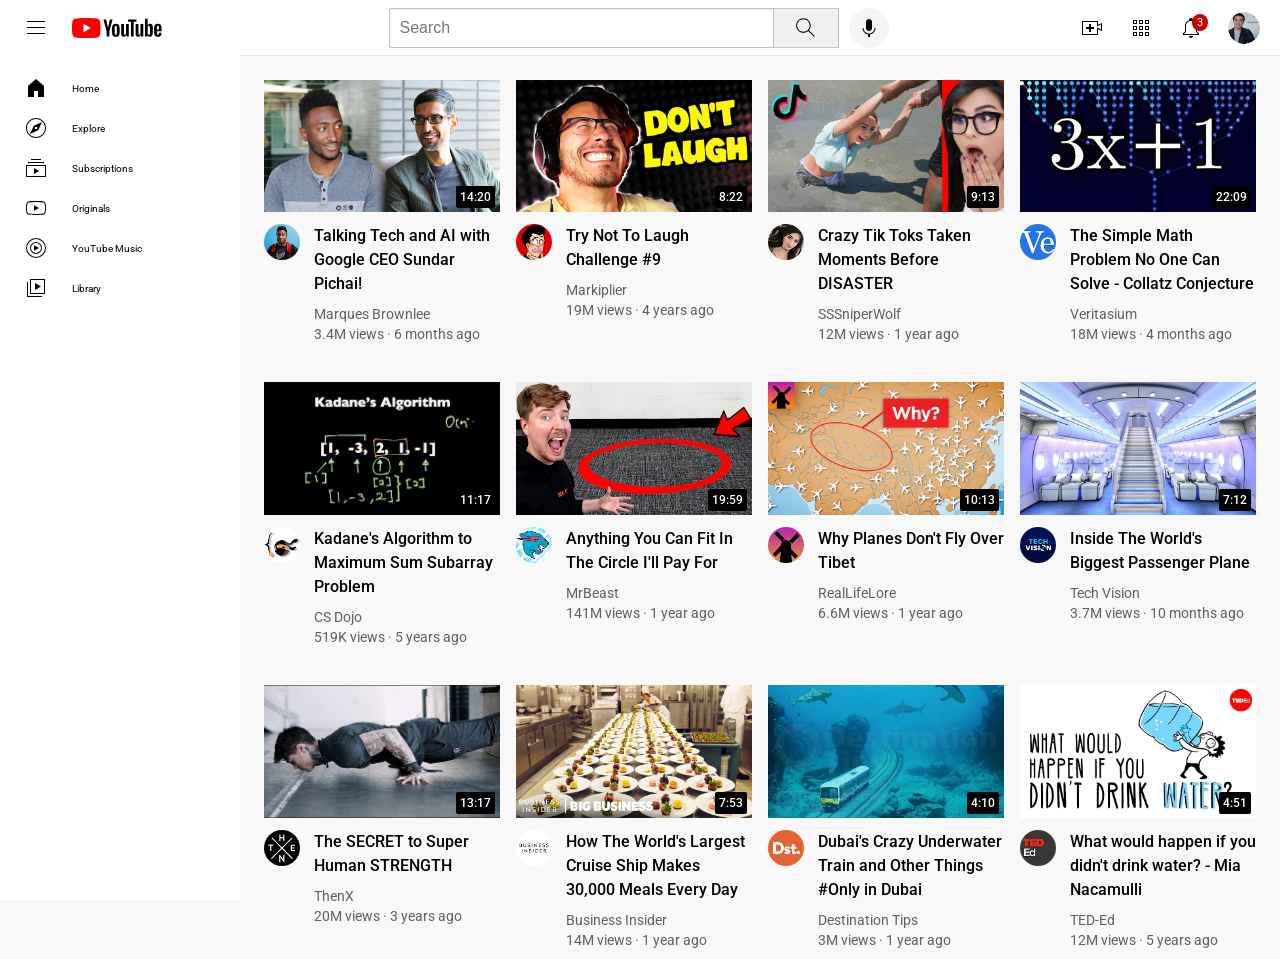
<file: index.html>
<!DOCTYPE html>
<html>
  <head>
    <title>YouTube.com Clone</title>
    <link rel="preconnect" href="https://fonts.googleapis.com">
    <link rel="preconnect" href="https://fonts.gstatic.com" crossorigin>
    <link href="https://fonts.googleapis.com/css2?family=Roboto:wght@400;500;700&display=swap" rel="stylesheet">
  
    <link rel="stylesheet" href="styles/general.css">
    <link rel="stylesheet" href="styles/header.css">
    <link rel="stylesheet" href="styles/video.css">
    <link rel="stylesheet" href="styles/sidebar.css">
  </head>
  <body>
    <header class="header">
      <div class="left-section">
        <img class="hamburger-menu" 
        src="icons/hamburger-menu.svg">
        <img class="youtube-logo" 
        src="icons/youtube-logo.svg">
      </div>
      <div class="middle-section">
        <input class="search-bar" type="text" 
        placeholder="Search">
        <button class="search-button">
          <img class="search-icon" 
          src="icons/search.svg">
          <div class="tooltip">Search</div>
        </button>
        <!-- Position relative (position absolute) -->
        <button class="voice-search-button">
          <img class="voice-search-icon"
          src="icons/voice-search-icon.svg">
          <div class="tooltip">Search with your voice</div>
        </button>
      </div>
      <div class="right-section">
        <div class="upload-icon-container">
          <img class="upload-icon" 
          src="icons/upload.svg">
          <div class="tooltip">Create</div>
        </div>
        <div class="youtube-apps-container">
          <img class="youtube-apps-icon"
         src="icons/youtube-apps.svg">
          <div class="tooltip">YouTube apps</div>
        </div>
        <div class="notifications-icon-container">
          <img class="notifications-icon"
          src="icons/notifications.svg">
          <div class="notifications-count">3</div>
          <div class="tooltip">Notifications</div>
        </div>
        <img class="current-user-picture" 
        src="channel-pictures/my-channel.jpeg">
      </div>
    </header>
    <nav class="sidebar">
      <div class="sidebar-link">
        <img src="icons/home.svg">
        <div>Home</div>
      </div>
      <div class="sidebar-link">
        <img src="icons/explore.svg">
        <div>Explore</div>
      </div>
      <div class="sidebar-link">
        <img src="icons/subscriptions.svg">
        <div>Subscriptions</div>
      </div>
      <div class="sidebar-link">
        <img src="icons/originals.svg">
        <div>Originals</div>
      </div>
      <div class="sidebar-link">
        <img src="icons/youtube-music.svg">
        <div>YouTube Music</div>
      </div>
      <div class="sidebar-link">
        <img src="icons/library.svg">
        <div>Library</div>
      </div>
    </nav>
    <main>
      <section class="video-grid">
        <div class="video-preview">
          <div class="thumbnail-row">
            <a href="https://www.youtube.com/watch?v=n2RNcPRtAiY&ab_channel=MarquesBrownlee" target="_blank">
              <img class="thumbnail" src="thumbnails/thumbnail-1.webp">
            </a>
            <div class="video-time">14:20</div>
          </div>
          <div class="video-info-grid">
            <div class="channel-picture">
              <a href="https://www.youtube.com/c/mkbhd">
                <img class="profile-picture" 
                src="channel-pictures/channel-1.jpeg">
              </a>
              <div class="channel-tooltip">
                <img class="channel-tooltip-picture" 
                src="channel-pictures/channel-1.jpeg">
                <div class="tooltip-info">
                  <div class="channel-tooltip-name" >Marques Brownlee</div>
                  <div class="channel-tooltip-info">16.8M subscribers</div>
                </div>
              </div>
            </div>
            <div class="video-info">
              <a href="https://www.youtube.com/watch?v=n2RNcPRtAiY&ab_channel=MarquesBrownlee" target="_blank" class="video-title-link">
                <p class="video-title">
                  Talking Tech and AI with Google CEO Sundar Pichai!
                </p>
              </a>
            
              <p class="video-author">
                Marques Brownlee
              </p>
          
              <p class="video-stats">
                3.4M views &#183; 6 months ago
              </p>
            </div>
          </div>
        </div>
        <div class="video-preview">
          <div class="thumbnail-row">
            <a href="https://www.youtube.com/watch?v=mP0RAo9SKZk&ab_channel=Markiplier" target="_blank">
              <img class="thumbnail" src="thumbnails/thumbnail-2.webp">
            </a>
            <div class="video-time">8:22</div>
          </div>
          <div class="video-info-grid">
            <div class="channel-picture">
              <a href="https://www.youtube.com/c/markiplier">
                <img class="profile-picture" 
                src="channel-pictures/channel-2.jpeg">
              </a>
              <div class="channel-tooltip">
                <img class="channel-tooltip-picture" 
                src="channel-pictures/channel-2.jpeg">
                <div class="tooltip-info">
                  <div class="channel-tooltip-name" >Markiplier</div>
                  <div class="channel-tooltip-info">34.8M subscribers</div>
                </div>
              </div>
            </div>
            <div class="video-info">
              <a href="https://www.youtube.com/watch?v=mP0RAo9SKZk&ab_channel=Markiplier" target="_blank" class="video-title-link">
                <p class="video-title">
                  Try Not To Laugh Challenge #9
                </p>
              </a>
              
              <p class="video-author">
                Markiplier
              </p>
          
              <p class="video-stats">
                19M views &#183; 4 years ago
              </p>
            </div>
          </div>
        </div>
        <div class="video-preview">
          <div class="thumbnail-row">
            <a href="https://www.youtube.com/watch?v=FgjPQQeTh1w&ab_channel=SSSniperWolf" target="_blank">
              <img class="thumbnail" src="thumbnails/thumbnail-3.webp">
            </a>
            <div class="video-time">9:13</div>
          </div>
          <div class="video-info-grid">
            <div class="channel-picture">
              <a href="https://www.youtube.com/user/SSSniperWolf">
                <img class="profile-picture" 
                src="channel-pictures/channel-3.jpeg">
              </a>
              <div class="channel-tooltip">
                <img class="channel-tooltip-picture" 
                src="channel-pictures/channel-3.jpeg">
                <div class="tooltip-info">
                  <div class="channel-tooltip-name" >SSSniperWolf</div>
                  <div class="channel-tooltip-info">33.5M subscribers</div>
                </div>
              </div>
            </div>
            <div class="video-info">
              <a href="https://www.youtube.com/watch?v=FgjPQQeTh1w&ab_channel=SSSniperWolf" target="_blank" class="video-title-link">
                <p class="video-title">
                  Crazy Tik Toks Taken Moments Before DISASTER
                </p>
              </a>
              
              <p class="video-author">
                SSSniperWolf
              </p>
          
              <p class="video-stats">
                12M views &#183; 1 year ago
              </p>
            </div>
          </div>
        </div>
        <div class="video-preview">
          <div class="thumbnail-row">
            <a href="https://www.youtube.com/watch?v=094y1Z2wpJg&ab_channel=Veritasium" target="_blank">
              <img class="thumbnail" src="thumbnails/thumbnail-4.webp">
            </a>
            <div class="video-time">22:09</div>
          </div>
          <div class="video-info-grid">
            <div class="channel-picture">
              <a href="https://www.youtube.com/c/veritasium">
                <img class="profile-picture" 
                src="channel-pictures/channel-4.jpeg">
              </a>
              <div class="channel-tooltip">
                <img class="channel-tooltip-picture" 
                src="channel-pictures/channel-4.jpeg">
                <div class="tooltip-info">
                  <div class="channel-tooltip-name" >Veritasium</div>
                  <div class="channel-tooltip-info">13.7M subscribers</div>
                </div>
              </div>
            </div>
            <div class="video-info">
              <a href="https://www.youtube.com/watch?v=094y1Z2wpJg&ab_channel=Veritasium" target="_blank" class="video-title-link">
                <p class="video-title">
                  The Simple Math Problem No One Can Solve - Collatz Conjecture
                </p>
              </a>
              
              <p class="video-author">
                Veritasium
              </p>
          
              <p class="video-stats">
                18M views &#183; 4 months ago
              </p>
            </div>
          </div>
        </div>
        <div class="video-preview">
          <div class="thumbnail-row">
            <a href="https://www.youtube.com/watch?v=86CQq3pKSUw&ab_channel=CSDojo" target="_blank">
              <img class="thumbnail" src="thumbnails/thumbnail-5.webp">
            </a>
            <div class="video-time">11:17</div>
          </div>
          <div class="video-info-grid">
            <div class="channel-picture">
              <a href="https://www.youtube.com/c/CSDojo">
                <img class="profile-picture" 
                src="channel-pictures/channel-5.jpeg">
              </a>
              <div class="channel-tooltip">
                <img class="channel-tooltip-picture" 
                src="channel-pictures/channel-5.jpeg">
                <div class="tooltip-info">
                  <div class="channel-tooltip-name" >CS Dojo</div>
                  <div class="channel-tooltip-info">1.9M subscribers</div>
                </div>
              </div>
            </div>
            <div class="video-info">
              <a href="https://www.youtube.com/watch?v=86CQq3pKSUw&ab_channel=CSDojo" target="_blank" class="video-title-link">
                <p class="video-title">
                  Kadane's Algorithm to Maximum Sum Subarray Problem
                </p>
              </a>
              
              <p class="video-author">
                CS Dojo
              </p>
          
              <p class="video-stats">
                519K views &#183; 5 years ago
              </p>
            </div>
          </div>
        </div>
        <div class="video-preview">
          <div class="thumbnail-row">
            <a href="https://www.youtube.com/watch?v=yXWw0_UfSFg&ab_channel=MrBeast" target="_blank" class="video-title-link" target="_blank">
              <img class="thumbnail" src="thumbnails/thumbnail-6.webp">
            </a>
            <div class="video-time">19:59</div>
          </div>
          <div class="video-info-grid">
            <div class="channel-picture">
              <a href="https://www.youtube.com/channel/UCX6OQ3DkcsbYNE6H8uQQuVA">
                <img class="profile-picture" 
                src="channel-pictures/channel-6.jpeg">
              </a>
              <div class="channel-tooltip">
                <img class="channel-tooltip-picture" 
                src="channel-pictures/channel-6.jpeg">
                <div class="tooltip-info">
                  <div class="channel-tooltip-name" >MrBeast</div>
                  <div class="channel-tooltip-info">153M subscribers</div>
                </div>
              </div>
            </div>
            <div class="video-info">
              <a href="https://www.youtube.com/watch?v=yXWw0_UfSFg&ab_channel=MrBeast" target="_blank" class="video-title-link">
                <p class="video-title">
                  Anything You Can Fit In The Circle I'll Pay For
                </p>
              </a>
              
              <p class="video-author">
                MrBeast
              </p>
          
              <p class="video-stats">
                141M views &#183; 1 year ago
              </p>
            </div>
          </div>
        </div>
        <div class="video-preview">
          <div class="thumbnail-row">
            <a href="https://www.youtube.com/watch?v=fNVa1qMbF9Y&ab_channel=RealLifeLore" target="_blank">
              <img class="thumbnail" src="thumbnails/thumbnail-7.webp">
            </a>
            <div class="video-time">10:13</div>
          </div>
          <div class="video-info-grid">
            <div class="channel-picture">
              <a href="https://www.youtube.com/channel/UCP5tjEmvPItGyLhmjdwP7Ww">
                <img class="profile-picture" 
                src="channel-pictures/channel-7.jpeg">
              </a>
              <div class="channel-tooltip">
                <img class="channel-tooltip-picture" 
                src="channel-pictures/channel-7.jpeg">
                <div class="tooltip-info">
                  <div class="channel-tooltip-name" >RealLifeLore</div>
                  <div class="channel-tooltip-info">6.82M subscribers</div>
                </div>
              </div>
            </div>
            <div class="video-info">
              <a href="https://www.youtube.com/watch?v=fNVa1qMbF9Y&ab_channel=RealLifeLore" target="_blank" class="video-title-link">
                <p class="video-title">
                  Why Planes Don't Fly Over Tibet
                </p>
              </a>
            
              <p class="video-author">
                RealLifeLore
              </p>
          
              <p class="video-stats">
                6.6M views &#183; 1 year ago
              </p>
            </div>
          </div>
        </div>
        <div class="video-preview">
          <div class="thumbnail-row">
            <a href="https://www.youtube.com/watch?v=lFm4EM1juls&ab_channel=TechVision" target="_blank">
              <img class="thumbnail" src="thumbnails/thumbnail-8.webp">
            </a>
            <div class="video-time">7:12</div>
          </div>
          <div class="video-info-grid">
            <div class="channel-picture">
              <a href="https://www.youtube.com/channel/UCHAK6CyegY22Zj2GWrcaIxg">
                <img class="profile-picture" 
                src="channel-pictures/channel-8.jpeg">
              </a>
              <div class="channel-tooltip">
                <img class="channel-tooltip-picture" 
                src="channel-pictures/channel-8.jpeg">
                <div class="tooltip-info">
                  <div class="channel-tooltip-name" >Tech Vision</div>
                  <div class="channel-tooltip-info">813K subscribers</div>
                </div>
              </div>
            </div>
            <div class="video-info">
              <a href="https://www.youtube.com/watch?v=lFm4EM1juls&ab_channel=TechVision" target="_blank" class="video-title-link">
                <p class="video-title">
                  Inside The World's Biggest Passenger Plane
                </p>
              </a>
            
              <p class="video-author">
                Tech Vision
              </p>
          
              <p class="video-stats">
                3.7M views &#183; 10 months ago
              </p>
            </div>
          </div>
        </div>
        <div class="video-preview">
          <div class="thumbnail-row">
            <a href="https://www.youtube.com/watch?v=ixmxOlcrlUc" target="_blank">
              <img class="thumbnail" src="thumbnails/thumbnail-9.webp">
            </a>
            <div class="video-time">13:17</div>
          </div>
          <div class="video-info-grid">
            <div class="channel-picture">
              <a href="https://www.youtube.com/c/OFFICIALTHENXSTUDIOS">
                <img class="profile-picture" 
                src="channel-pictures/channel-9.jpeg">
              </a>
              <div class="channel-tooltip">
                <img class="channel-tooltip-picture" 
                src="channel-pictures/channel-9.jpeg">
                <div class="tooltip-info">
                  <div class="channel-tooltip-name" >ThenX</div>
                  <div class="channel-tooltip-info">7.63M subscribers</div>
                </div>
              </div>
            </div>
            <div class="video-info">
              <a href="https://www.youtube.com/watch?v=ixmxOlcrlUc" target="_blank" class="video-title-link">
                <p class="video-title">
                  The SECRET to Super Human STRENGTH
                </p>
              </a>
            
              <p class="video-author">
                ThenX
              </p>
          
              <p class="video-stats">
                20M views &#183; 3 years ago
              </p>
            </div>
          </div>
        </div>
        <div class="video-preview">
          <div class="thumbnail-row">
            <a href="https://www.youtube.com/watch?v=R2vXbFp5C9o&ab_channel=InsiderBusiness" target="_blank">
              <img class="thumbnail" src="thumbnails/thumbnail-10.webp">
            </a>
            <div class="video-time">7:53</div>
          </div>
          <div class="video-info-grid">
            <div class="channel-picture">
              <a href="https://www.youtube.com/@InsiderBusiness">
                <img class="profile-picture" 
                src="channel-pictures/channel-10.jpeg">
              </a>
              <div class="channel-tooltip">
                <img class="channel-tooltip-picture" 
                src="channel-pictures/channel-10.jpeg">
                <div class="tooltip-info">
                  <div class="channel-tooltip-name" >Business Insider</div>
                  <div class="channel-tooltip-info">7.75M subscribers</div>
                </div>
              </div>
            </div>
            <div class="video-info">
              <a href="https://www.youtube.com/watch?v=R2vXbFp5C9o&ab_channel=InsiderBusiness" target="_blank" class="video-title-link">
                <p class="video-title">
                  How The World's Largest Cruise Ship Makes 30,000 Meals Every Day
                </p>
              </a>
            
              <p class="video-author">
                Business Insider 
              </p>
          
              <p class="video-stats">
                14M views &#183; 1 year ago
              </p>
            </div>
          </div>
        </div>
        <div class="video-preview">
          <div class="thumbnail-row">
            <a href="https://www.youtube.com/watch?v=0nZuYyXET3s&ab_channel=DestinationTips" target="_blank">
              <img class="thumbnail" src="thumbnails/thumbnail-11.webp">
            </a>
            <div class="video-time">4:10</div>
          </div>
          <div class="video-info-grid">
            <div class="channel-picture">
              <a href="https://www.youtube.com/@Destinationtips">
                <img class="profile-picture" 
                src="channel-pictures/channel-11.jpeg">
              </a>
              <div class="channel-tooltip">
                <img class="channel-tooltip-picture" 
                src="channel-pictures/channel-11.jpeg">
                <div class="tooltip-info">
                  <div class="channel-tooltip-name" >Destination Tips</div>
                  <div class="channel-tooltip-info">282K subscribers</div>
                </div>
              </div>
            </div>
            <div class="video-info">
              <a href="https://www.youtube.com/watch?v=0nZuYyXET3s&ab_channel=DestinationTips" target="_blank" class="video-title-link">
                <p class="video-title">
                  Dubai's Crazy Underwater Train and Other Things #Only in Dubai
                </p>
              </a>
            
              <p class="video-author">
                Destination Tips 
              </p>
          
              <p class="video-stats">
                3M views &#183; 1 year ago
              </p>
            </div>
          </div>
        </div>
        <div class="video-preview">
          <div class="thumbnail-row">
            <a href="https://www.youtube.com/watch?v=9iMGFqMmUFs&ab_channel=TED-Ed" target="_blank">
              <img class="thumbnail" src="thumbnails/thumbnail-12.webp">
            </a>
            <div class="video-time">4:51</div>
          </div>
          <div class="video-info-grid">
            <div class="channel-picture">
              <a href="https://www.youtube.com/@TEDEd">
                <img class="profile-picture" 
                src="channel-pictures/channel-12.jpeg">
              </a>
              <div class="channel-tooltip">
                <img class="channel-tooltip-picture" 
                src="channel-pictures/channel-12.jpeg">
                <div class="tooltip-info">
                  <div class="channel-tooltip-name" >TED-Ed</div>
                  <div class="channel-tooltip-info">18.6M subscribers</div>
                </div>
              </div>
            </div>
            <div class="video-info">
              <a href="https://www.youtube.com/watch?v=9iMGFqMmUFs&ab_channel=TED-Ed" target="_blank" class="video-title-link">
                <p class="video-title">
                  What would happen if you didn&#39;t drink water? - Mia Nacamulli
                </p>
              </a>
            
              <p class="video-author">
                TED-Ed 
              </p>
          
              <p class="video-stats">
                12M views &#183; 5 years ago
              </p>
            </div>
          </div>
        </div>
      </section>
    </main>
  </body>
</html>
</file>
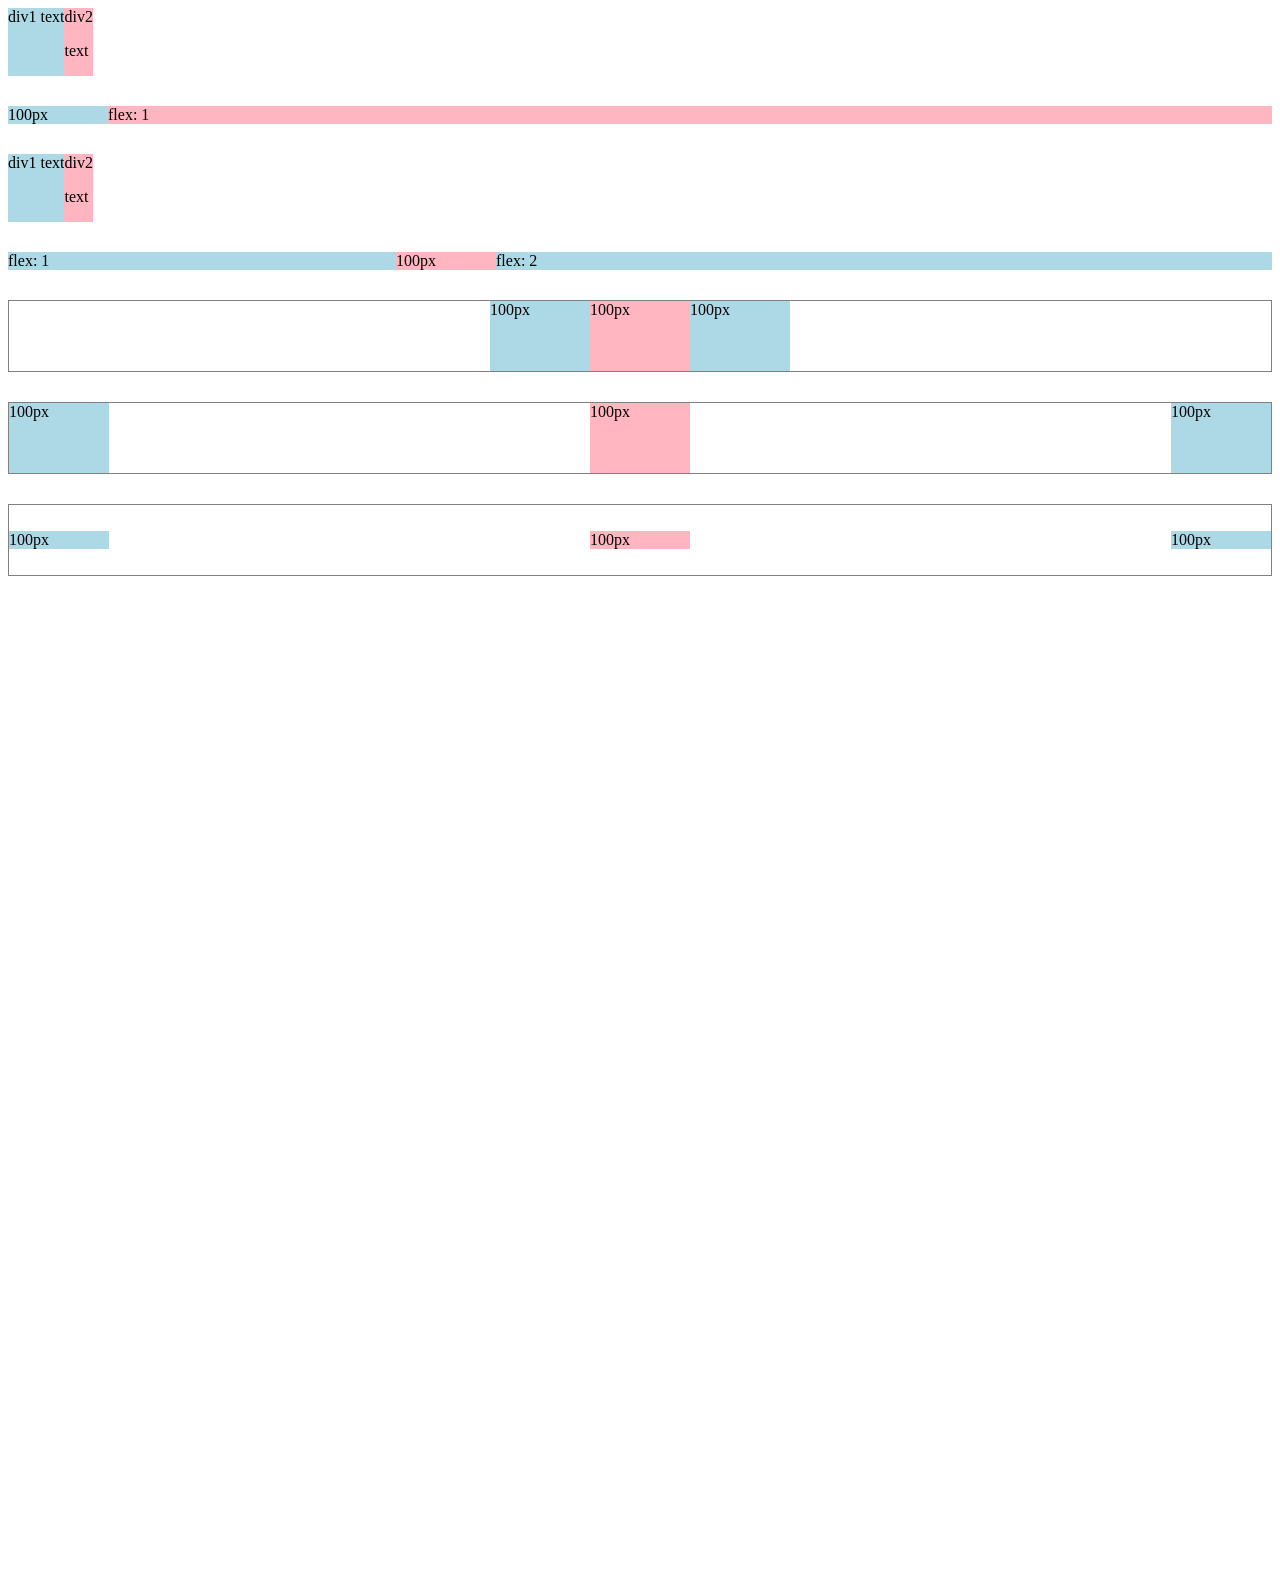
<file: flexbox.html>
<!DOCTYPE html>
<html>
    <head>
        <title>Flexbox Practice</title>
    </head>
    <body style="
    padding-bottom: 1000px;">
        <div style="
            display: flex;
            flex-direction: row;
            ">
            <div style="background-color: lightblue;">div1 text</div>
            <div style="background-color: lightpink;">div2<p>text</p></div>
        </div>

        <div style="
            margin-top: 30px;
            display: flex;
            flex-direction: row;
        ">
            <div style="background-color: lightblue;
            width: 100px;
            ">100px</div>
            <div style="background-color: lightpink;
            flex: 1;
            ">flex: 1</div>
        </div>

        <div style="
            margin-top: 30px;
            display: flex;
            flex-direction: row;
            ">
            <div style="background-color: lightblue;">div1 text</div>
            <div style="background-color: lightpink;">div2<p>text</p></div>
        </div>

        <div style="
            margin-top: 30px;
            display: flex;
            flex-direction: row;
        ">
            <div style="background-color: lightblue;
            flex: 1;
            ">flex: 1</div>
            <div style="background-color: lightpink;
            width: 100px;
            ">100px</div>
            <div style="background-color: lightblue;
            flex: 2;
            ">flex: 2</div>
        </div>

        <div style="
            margin-top: 30px;
            height: 70px;
            border-width: 1px;
            border-style: solid;
            border-color: grey;
            display: flex;
            flex-direction: row;
            justify-content: center;
        ">
            <div style="background-color: lightblue;
            width: 100px;
            ">100px</div>
            <div style="background-color: lightpink;
            width: 100px;
            ">100px</div>
            <div style="background-color: lightblue;
            width: 100px;
            ">100px</div>
        </div>

        <div style="
            margin-top: 30px;
            height: 70px;
            border-width: 1px;
            border-style: solid;
            border-color: grey;
            display: flex;
            flex-direction: row;
            justify-content: space-between;
        ">
            <div style="background-color: lightblue;
            width: 100px;
            ">100px</div>
            <div style="background-color: lightpink;
            width: 100px;
            ">100px</div>
            <div style="background-color: lightblue;
            width: 100px;
            ">100px</div>
        </div>

        <div style="
            margin-top: 30px;
            height: 70px;
            border-width: 1px;
            border-style: solid;
            border-color: grey;
            display: flex;
            flex-direction: row;
            justify-content: space-between;
            align-items: center;
        ">
            <div style="background-color: lightblue;
            width: 100px;
            ">100px</div>
            <div style="background-color: lightpink;
            width: 100px;
            ">100px</div>
            <div style="background-color: lightblue;
            width: 100px;
            ">100px</div>
        </div>
    </body>
</html>
</file>
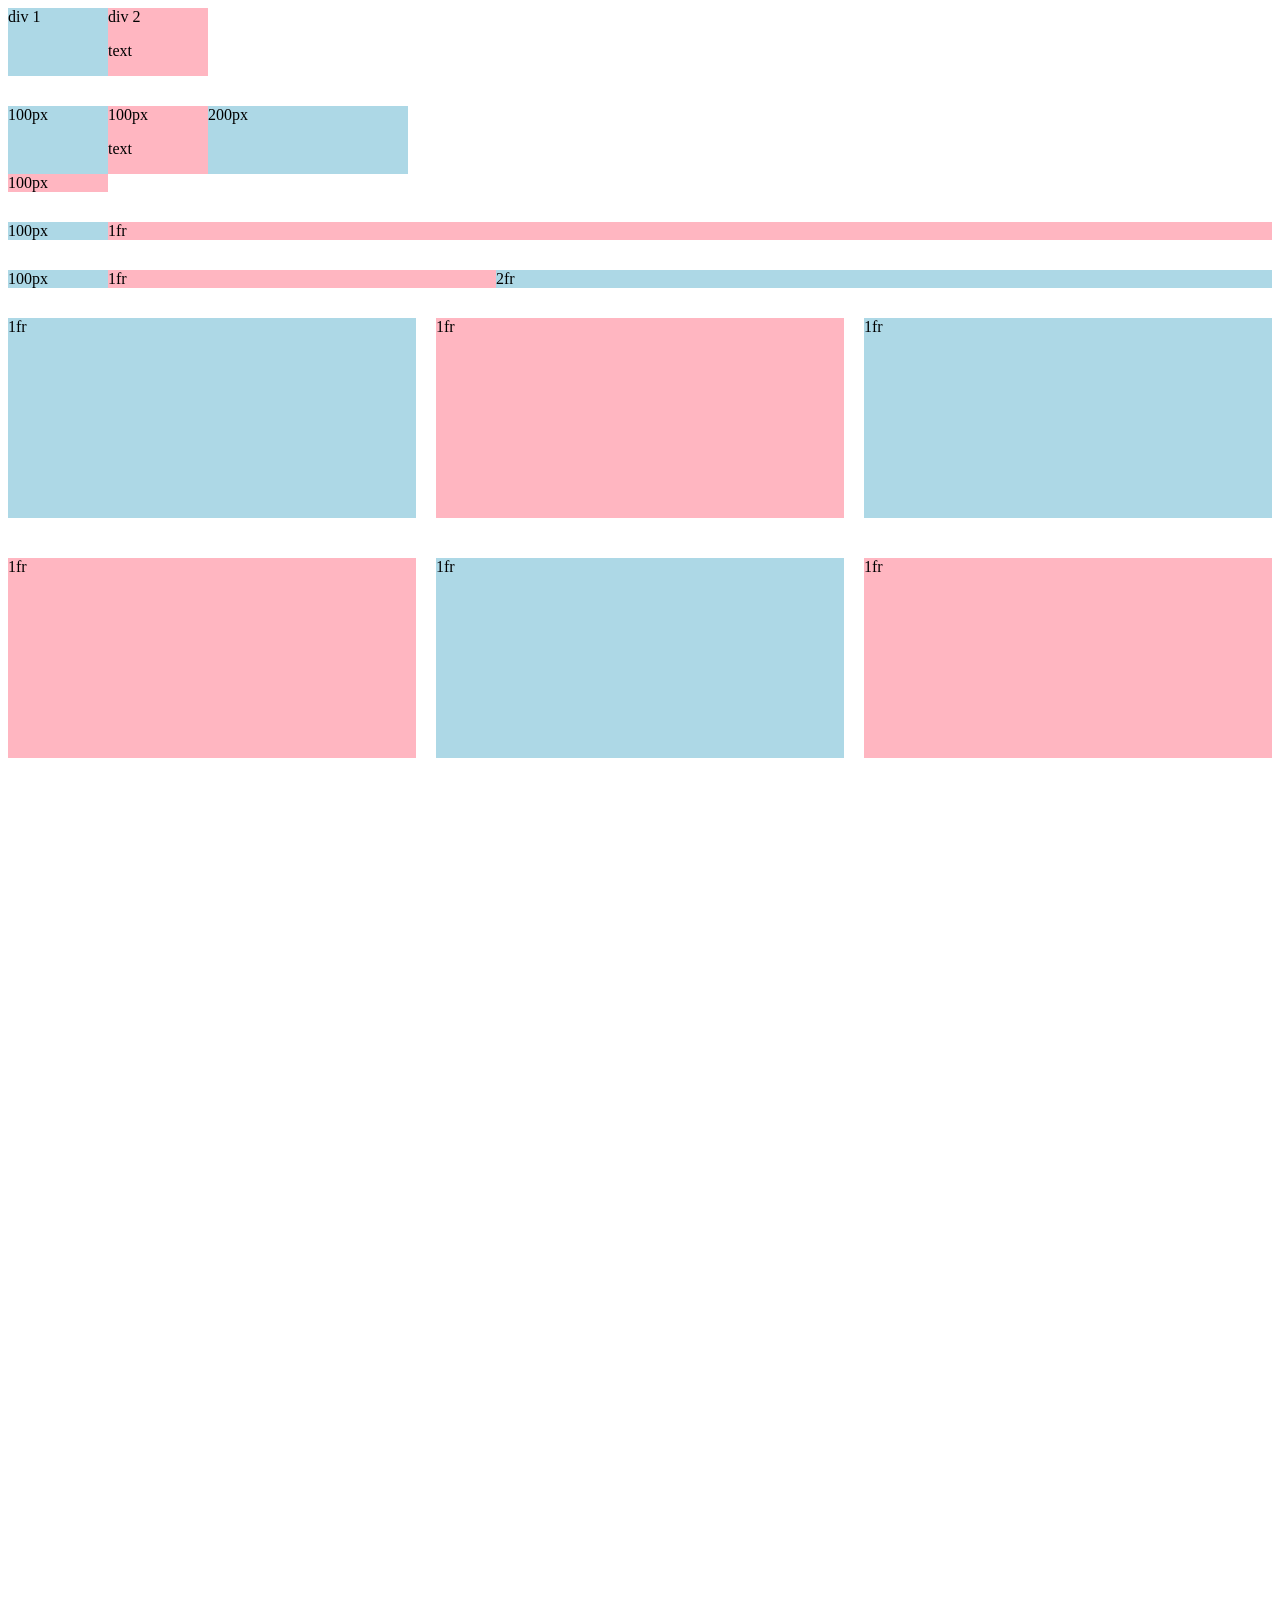
<file: grid.html>
<!DOCTYPE html>
<html>
  <head>
    <title>Grid Practice</title>
  </head>
  <body style="padding-bottom: 1000px;">
    <div style=" 
      display: grid;
      grid-template-columns: 100px 100px;
    ">
      <div style="background-color: lightblue;">div 1</div>
      <div style="background-color: lightpink;">div 2<p>text</p></div>
    </div>

    <div style=" 
      margin-top: 30px;
      display: grid;
      grid-template-columns: 100px 100px
      200px;
    ">
      <div style="background-color: lightblue;">100px</div>
      <div style="background-color: lightpink;">100px<p>text</p></div>
      <div style="background-color: lightblue;">200px</div>
      <div style="background-color: lightpink;">100px</div>
    </div>

    <div style=" 
      margin-top: 30px;
      display: grid;
      grid-template-columns: 100px 1fr;
    ">
      <div style="background-color: lightblue;">100px</div>
      <div style="background-color: lightpink;">1fr</div>
    </div>

    <div style=" 
      margin-top: 30px;
      display: grid;
      grid-template-columns: 100px 1fr 2fr;
    ">
      <div style="background-color: lightblue;">100px</div>
      <div style="background-color: lightpink;">1fr</div>
      <div style="background-color: lightblue;">2fr</div>
    </div>

    <div style=" 
      margin-top: 30px;
      display: grid;
      grid-template-columns: 1fr 1fr 1fr;
      column-gap: 20px;
      row-gap: 40px;
    ">
      <div style="background-color: lightblue;
      height: 200px;">1fr</div>
      <div style="background-color: lightpink;
      height: 200px;">1fr</div>
      <div style="background-color: lightblue;
      height: 200px;">1fr</div>
      <div style="background-color: lightpink;
      height: 200px;">1fr</div>
      <div style="background-color: lightblue;
      height: 200px;">1fr</div>
      <div style="background-color: lightpink;
      height: 200px;">1fr</div>
    </div>
  </body>
</html>
</file>
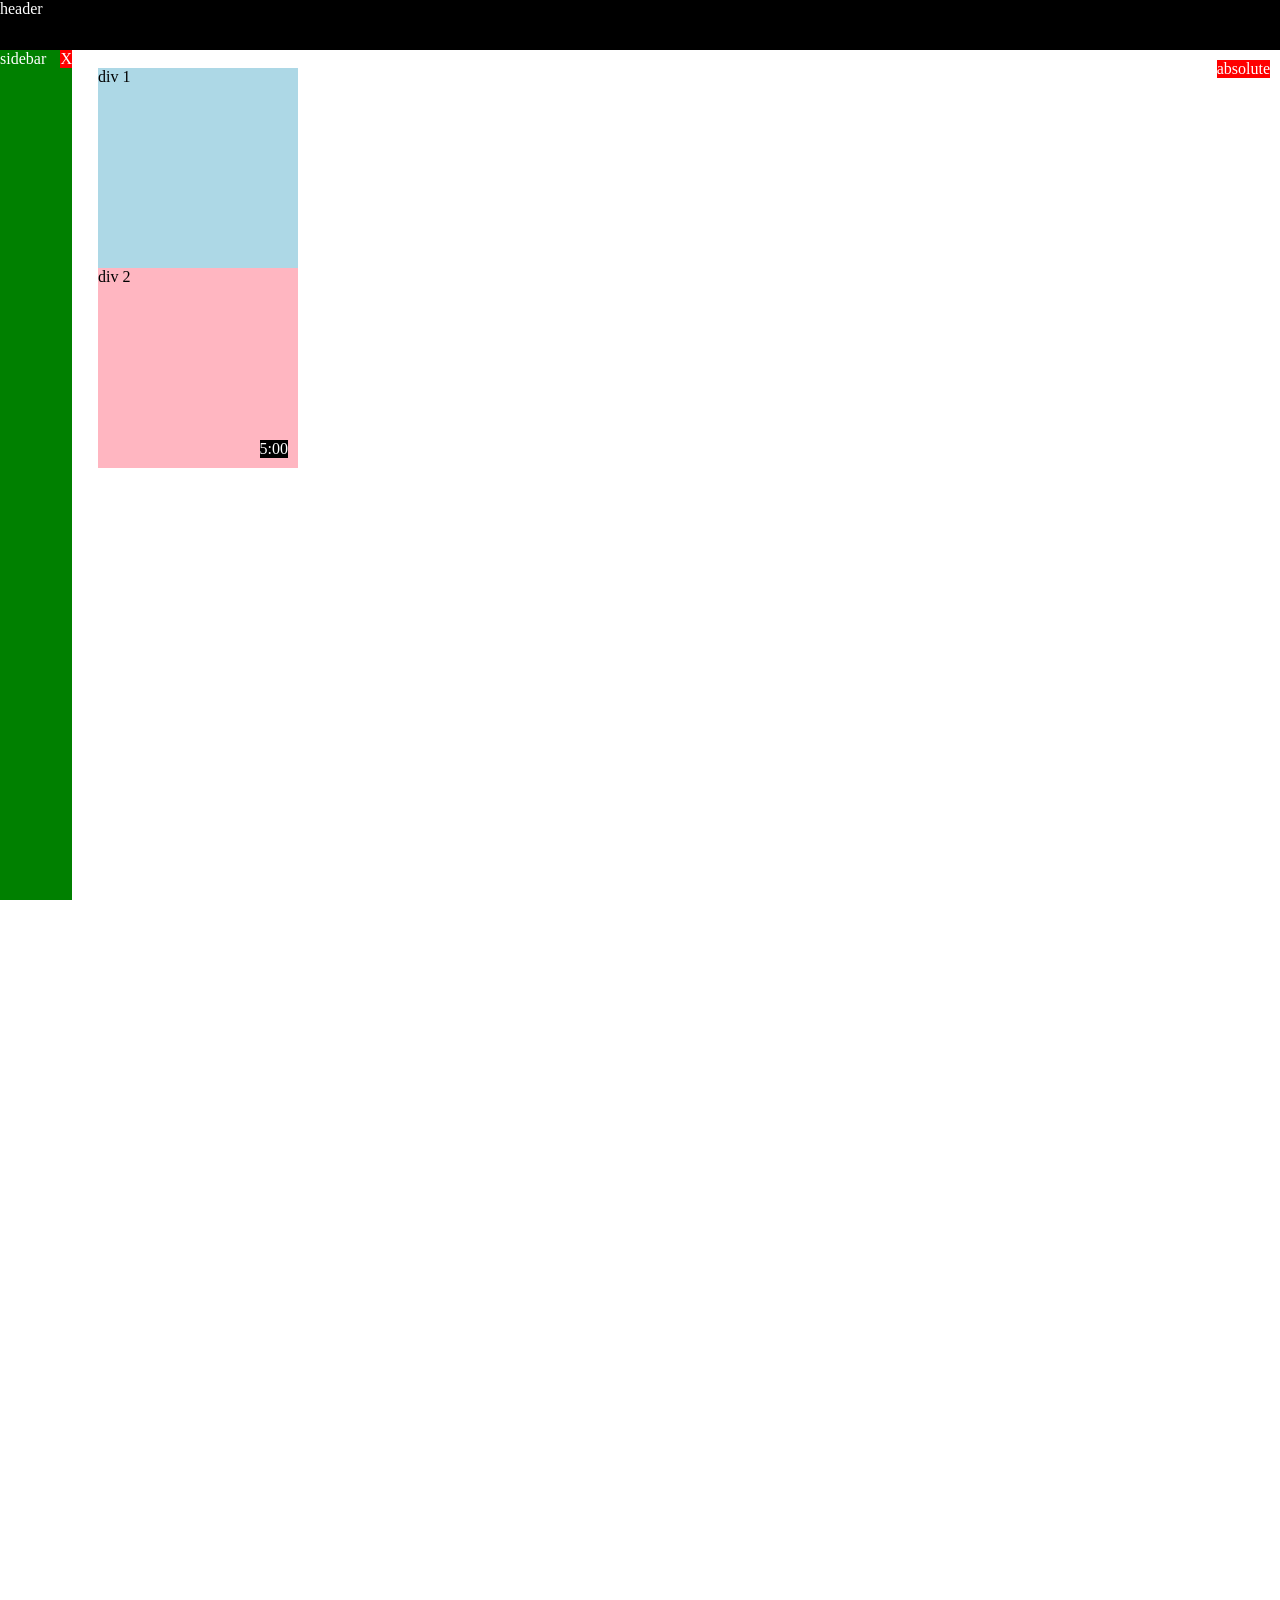
<file: position.html>
<!DOCTYPE html>
<html>
    <head>
        <title>Position Practice</title>
    </head>
    <body style="
    height: 3000px;
    padding-top: 60px;
    padding-left: 90px;
    ">
        <div style="
            background-color: black;
            color: white;
            position: fixed;
            top: 0;
            left: 0;
            right: 0;
            height: 50px;
            z-index: 100;
            ">header</div>

        <div style="
        background-color: green;
        color: white;
        position: fixed;
        left: 0;
        bottom: 0;
        top: 50px;
        width: 72px;
        ">
        sidebar
        <div style="
            position: absolute;
            background-color: red;
            color: white;
            top: 0;
            right: 0;
        ">
            X
        </div>
        </div>

        <div style="
            position: absolute;
            background-color: red;
            color: white;
            top: 60px;
            right: 10px;
        ">
            absolute
        </div>

        <div style="
            background-color: lightblue;
            height: 200px;
            width: 200px;
            position: static;">div 1</div>
        <div style="
            background-color: lightpink;
            height: 200px;
            width: 200px;
            position: relative;
            ">
            div 2
            <div style="
            position: absolute;
            background-color: black;
            color: white;
            bottom: 10px;
            right: 10px;
        ">
            5:00
        </div>
        </div>
    </body>
</html>
</file>
<file: styles/general.css>
p{
    margin-top: 0;
    margin-bottom: 0;
}

body{
    /* This style bellow will be inherited */
    font-family: Roboto, Arial;
    margin: 0;
    padding-top: 80px;
    padding-left: 96px;
    padding-right: 24px;
    background-color: rgb(248, 248, 248);
}

@media (min-width:1200.1px) {
    body {
        margin-left: 168px;
    }
}
</file>
<file: styles/header.css>
.header{
    height: 55px;

    display: flex;
    flex-direction: row;
    justify-content: space-between;

    position: fixed;
    top: 0px;
    left: 0px;
    right: 0px;
    z-index: 100;

    background-color: white;
    border-bottom-width: 1px;
    border-bottom-style: solid;
    border-bottom-color: rgb(230, 230, 230);
}

.left-section{
    display: flex;
    align-items: center;
}

.hamburger-menu{
    height: 24px;
    margin-left: 24px;
    margin-right: 24px;
}

.youtube-logo{
    height: 20px;
}

.middle-section{
    flex: 1;
    margin-left: 70px;
    margin-right: 35px;
    max-width: 500px;
    display: flex;
    align-items: center;
}

.search-bar{
    flex: 1;
    height: 36px;
    padding-left: 10px;
    font-size: 16px;
    border: 1px solid rgb(192, 192, 192);
    border-radius: 2px;
    box-shadow: inset 1px 2px 3px 
    rgba(0, 0, 0, 0.05);
    width: 0;
}

.search-bar::placeholder {
    font-size: 16px;
}

.search-button {
    height: 40px;
    width: 66px;
    background-color: rgb(240, 240, 240);
    border-width: 1px;
    border-style: solid;
    border-color: rgb(192, 192, 192);
    margin-left: -1px;
    margin-right: 10px;
    position: relative;
}

.search-button,
.voice-search-button,
.upload-icon-container,
.youtube-apps-container,
.notifications-icon-container{
    position: relative;
    display: flex;
    justify-content: center;
    align-items: center;
}

.search-button .tooltip,
.voice-search-button .tooltip ,
.upload-icon-container .tooltip,
.youtube-apps-container .tooltip,
.notifications-icon-container .tooltip{
    position: absolute;
    background-color: gray;
    color: white;
    padding-top: 4px;
    padding-bottom: 4px;
    padding-left: 8px;
    padding-right: 8px;
    border-radius: 2px;
    font-size: 12px;
    bottom: -30px;
    opacity: 0;
    transition: opacity 0.15s;
    pointer-events: none;
    white-space: nowrap;
}

.search-button:hover .tooltip, 
.voice-search-button:hover .tooltip,
.upload-icon-container:hover .tooltip,
.youtube-apps-container:hover .tooltip,
.notifications-icon-container:hover .tooltip{
    opacity: 1;
}

.search-icon { 
    height: 25px;
}

.voice-search-button {
    height: 40px;
    width: 40px;
    border-radius: 20px;
    border: none;
    background-color: rgb(245, 245, 245);
}

.voice-search-icon{
    height: 24px;
}

.right-section{
    width: 180px;
    margin-right: 20px;
    display: flex;
    align-items: center;
    justify-content: space-between;
    flex-shrink: 0;
}    

.upload-icon{
    height: 24px;
}

.youtube-apps-icon{
    height: 24px;
}

.notifications-icon{
    height: 24px;
}

.notifications-icon-container{
    position: relative;
}

.notifications-count{
    position: absolute;
    top: -2px;
    right: -5px;
    background-color: rgb(199, 0, 0);
    color: white;
    font-size: 11px;
    padding-left: 5px;
    padding-right: 5px;
    padding-top: 2px;
    padding-bottom: 2px;
    border-radius: 10px;
}

.current-user-picture{
    height: 32px;
    border-radius: 16px;
}
</file>
<file: styles/video.css>
.thumbnail{
    width: 100%;
}
  
.video-title{
    margin-top: 0;
    font-size: 14px;
    font-weight: 500;
    line-height: 20px;
    margin-bottom: 10px;
}

.video-title-link{
    text-decoration: none;
    color: black;
}

.video-info-grid{
    display: grid;
    grid-template-columns: 50px 1fr;
}

.channel-picture{
    display: inline-block;
    position: relative;
}

.channel-tooltip{
    display: flex;
    background-color: white;

    width: 200px;
    padding: 12px 12px;
    box-shadow: 2px 3px 10px rgba(0, 0, 0, 0.3);
    position: absolute;
    top: 55px;

    pointer-events: none;
    opacity: 0;
    transition: opacity 0.15s;

    border-radius: 6px;
    justify-content: center;
    align-items: center;
    z-index: 300;

}

.channel-picture:hover .channel-tooltip{
    opacity: 1;
}

.channel-tooltip-picture{
    width: 50px;
    height: 50px;
    object-fit: cover;
    border-radius: 50px;
    margin-right: 8px;
}

.channel-tooltip-name{
    font-family: Roboto, Arial;
    font-size: 16px;
    font-weight: bold;
    margin-bottom: 4px;
}

.channel-tooltip-info{
    font-family: Roboto, Arial;
    font-size: 14px;
    color: rgb(96, 96, 96);
}


.profile-picture{
    width: 36px;
    border-radius: 50px;
}

.thumbnail-row{
    margin-bottom: 8px;
    position: relative;
}

.video-author,
.video-stats{
    font-size: 12px;
    color: rgb(96, 96, 96);
}

.video-author{
    margin-bottom: 4px;
}

.video-grid{
    display: grid;
    grid-template-columns: 1fr 1fr 1fr;
    column-gap: 16px;
    row-gap: 40px;
}

@media (max-width:750px) {
    .video-grid {
        grid-template-columns: 1fr 1fr;
    }
}

@media (min-width:751px) and (max-width:999px) {
    .video-grid {
        grid-template-columns: 1fr 1fr 1fr;
    }
}

@media (min-width:1000px) {
    .video-grid {
        grid-template-columns: 1fr 1fr 1fr 1fr;
    }
    .video-title{
        font-size: 16px;
        line-height: 24px;
    }
    .video-author,
    .video-stats{
        font-size: 14px;
    }
}

.video-time{
    font-size: 12px;
    font-weight: 500;
    padding: 4px;
    border-radius: 2px;
    background-color: black;
    color: white;
    position: absolute;
    bottom: 8px;
    right: 5px;
}
</file>
<file: styles/sidebar.css>
@media(max-width:1200px) {
    .sidebar{
        position: fixed;
        left: 0;
        bottom: 0;
        top: 55px;
        background-color: white;
        width: 72px;
        z-index: 200;
        padding-top: 5px;
    }
    
    .sidebar-link{
        height: 74px;
        display: flex;
        flex-direction: column;
        align-items: center;
        justify-content: center;
        cursor: pointer;
    }
    
    .sidebar-link:hover{
        background-color: rgb(243, 240, 240);
    }
    
    .sidebar-link img{
        height: 24px;
        margin-bottom: 4px;
    }
    
    .sidebar-link div{
        font-size: 10px;
    }
}

@media(min-width:1200.1px) {
    .sidebar{
        position: fixed;
        left: 0;
        bottom: 0;
        top: 55px;
        background-color: white;
        width: 240px;
        z-index: 200;
        padding-top: 13px;
    }
    
    .sidebar-link{
        display: flex;
        flex-direction: row;
        align-items: center;
        cursor: pointer;
        padding: 8px 24px;
    }
    
    .sidebar-link:hover{
        background-color: rgb(243, 240, 240);
    }
    
    .sidebar-link img{
        height: 24px;
        margin-right: 24px;
    }
    
    .sidebar-link div{
        font-size: 10px;
    }
}
</file>
